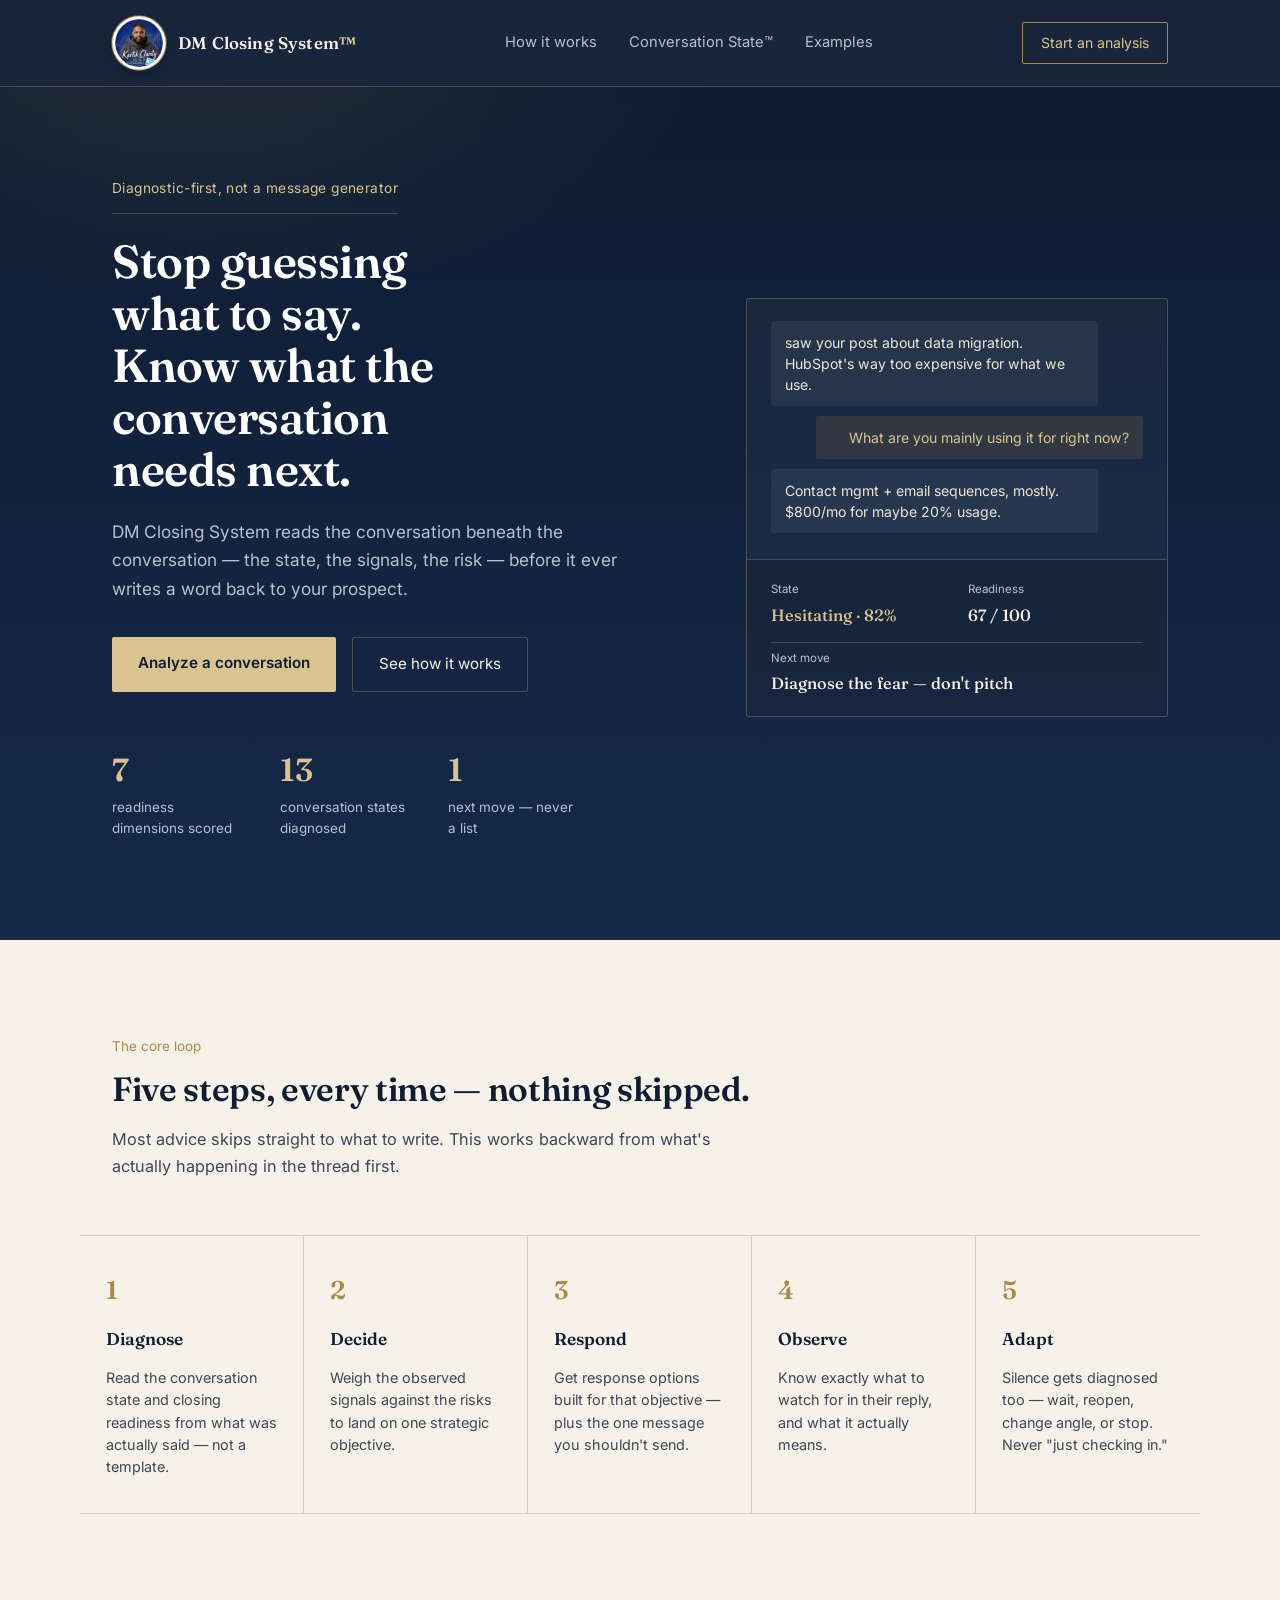
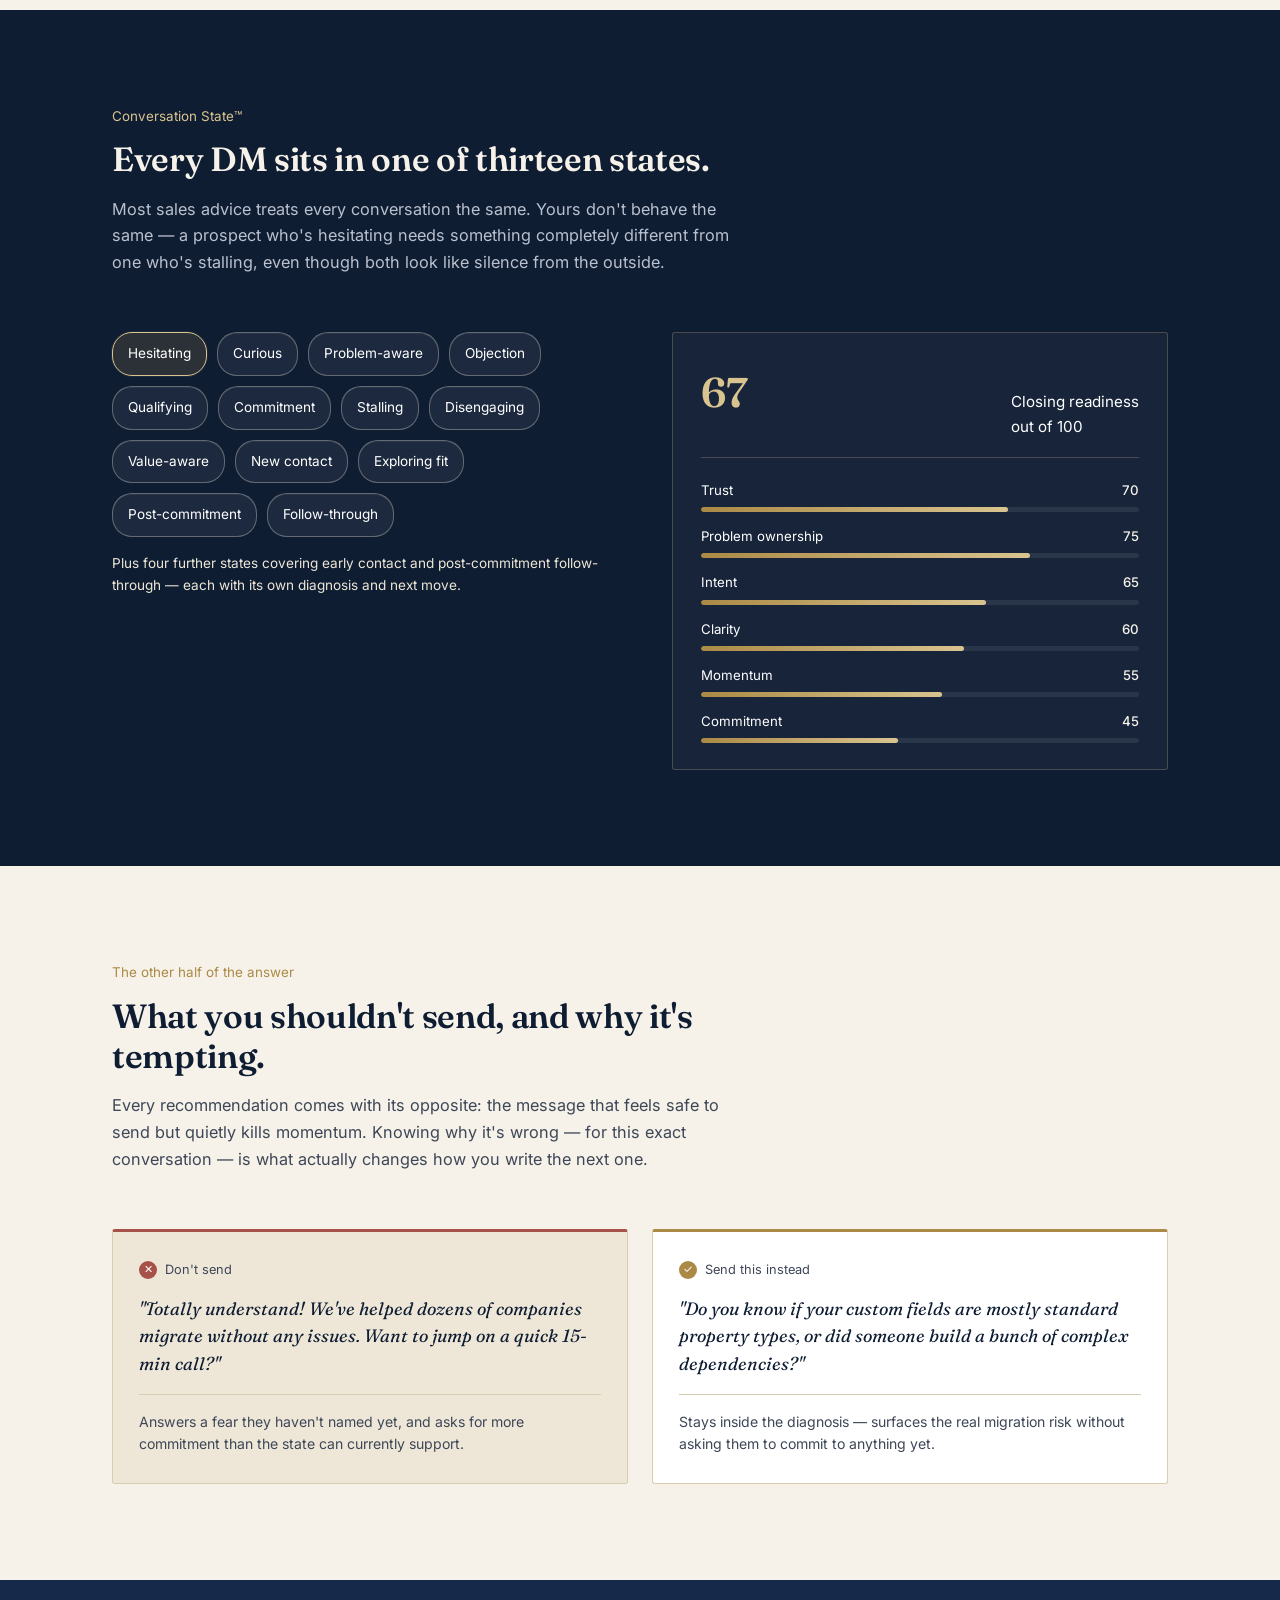
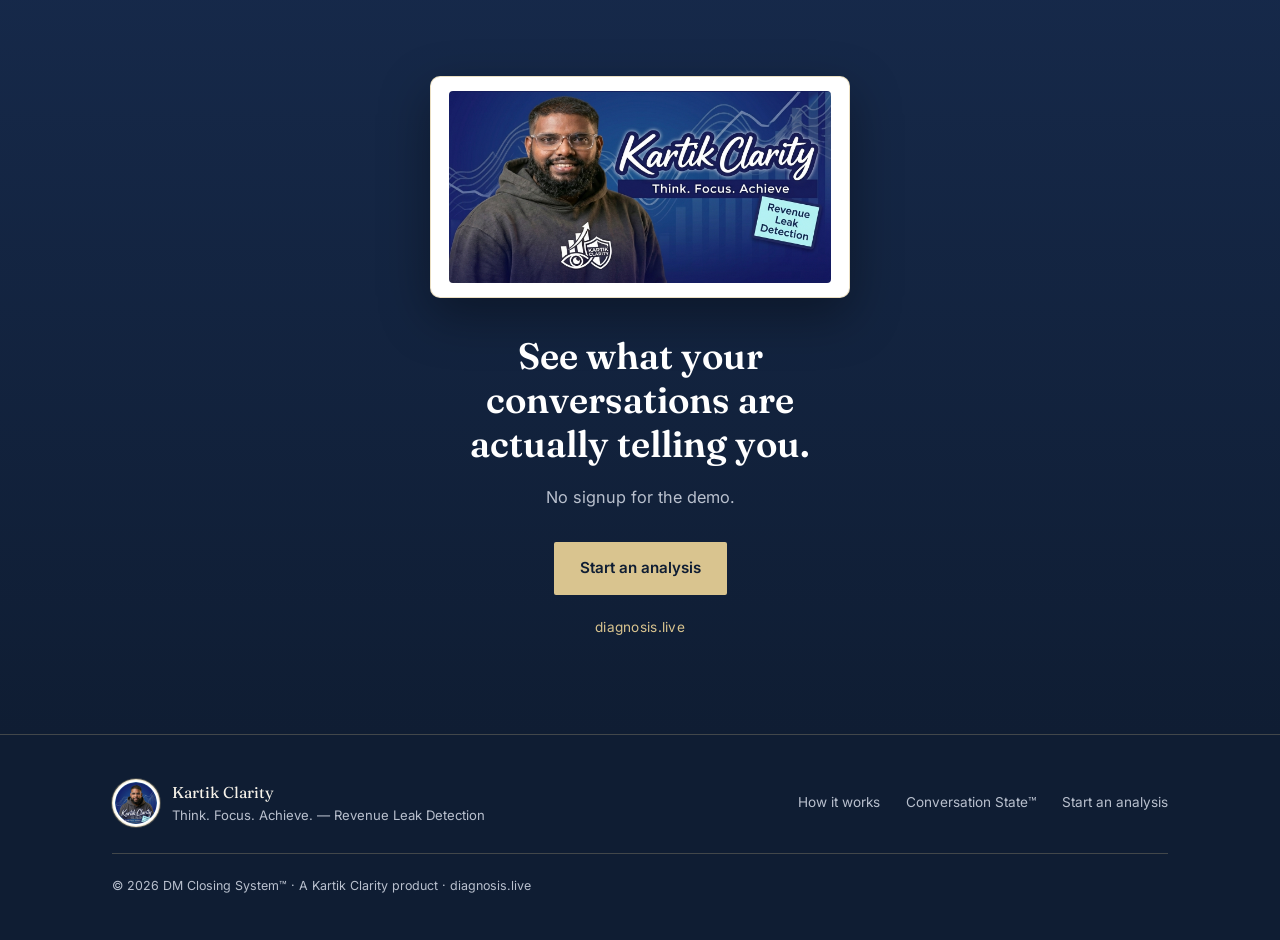
<file: index.html>
<!DOCTYPE html>
<html lang="en">
<head>
<meta charset="UTF-8">
<meta name="viewport" content="width=device-width, initial-scale=1.0">
<title>DM Closing System™ — Know what the conversation needs next</title>
<link rel="preconnect" href="https://fonts.googleapis.com">
<link rel="preconnect" href="https://fonts.gstatic.com" crossorigin>
<link href="https://fonts.googleapis.com/css2?family=Fraunces:opsz,wght@9..144,400;9..144,500;9..144,600;9..144,700&family=Inter:wght@400;500;600&display=swap" rel="stylesheet">
<link rel="icon" href="logo-circle.jpg">
<style>
  :root{
    --ink:#0F1D33;
    --ink-2:#16294A;
    --blue:#1E3A66;
    --brass:#AB8A46;
    --brass-light:#D9C48F;
    --parchment:#F6F2E9;
    --parchment-2:#EEE7D8;
    --line:#D8CDB0;
    --line-dark:rgba(217,196,143,0.25);
    --slate:#3E4757;
    --cream-text:#EDE7D6;
    --cream-text-dim:#B9C0CE;
  }
  *{box-sizing:border-box;}
  html{scroll-behavior:smooth;}
  body{
    margin:0;
    background:var(--parchment);
    color:var(--slate);
    font-family:'Inter',sans-serif;
    font-size:16px;
    line-height:1.6;
  }
  h1,h2,h3,.serif{
    font-family:'Fraunces',serif;
    font-weight:600;
    color:var(--ink);
    margin:0;
  }
  .dark h1,.dark h2,.dark h3{color:var(--parchment);}
  p{margin:0;}
  a{color:inherit;text-decoration:none;}
  img{display:block;max-width:100%;}
  .wrap{max-width:1120px;margin:0 auto;padding:0 32px;}
  section{padding:96px 0;}
  @media(max-width:640px){section{padding:64px 0;} .wrap{padding:0 22px;}}

  /* ---------- nav ---------- */
  header.site-nav{
    position:sticky; top:0; z-index:50;
    background:rgba(15,29,51,0.96);
    backdrop-filter:blur(6px);
    border-bottom:1px solid var(--line-dark);
  }
  .nav-inner{
    max-width:1120px;margin:0 auto;padding:16px 32px;
    display:flex;align-items:center;justify-content:space-between;
  }
  .brand{display:flex;align-items:center;gap:12px;}
  .brand img{width:54px;height:54px;border-radius:50%;object-fit:cover;object-position:center;border:1px solid rgba(217,196,143,.55);background:#fff;padding:2px;box-shadow:0 0 0 2px rgba(217,196,143,.12),0 6px 20px rgba(0,0,0,.28);flex:none;}
  .brand span{font-family:'Fraunces',serif;font-weight:600;font-size:1.05rem;color:var(--parchment);letter-spacing:0.01em;}
  .brand span em{font-style:normal;color:var(--brass-light);}
  nav.links{display:flex;gap:32px;}
  nav.links a{color:var(--cream-text-dim);font-size:0.92rem;transition:color .2s;}
  nav.links a:hover{color:var(--brass-light);}
  .nav-cta{
    border:1px solid var(--brass);color:var(--brass-light);
    padding:9px 18px;border-radius:2px;font-size:0.88rem;white-space:nowrap;
    transition:background .2s, color .2s;
  }
  .nav-cta:hover{background:var(--brass);color:var(--ink);}
  @media(max-width:800px){nav.links{display:none;}}

  /* ---------- hero ---------- */
  .hero{
    background:
      radial-gradient(ellipse 900px 500px at 15% -10%, rgba(171,138,70,0.14), transparent 60%),
      linear-gradient(180deg,var(--ink) 0%, var(--ink-2) 100%);
    color:var(--parchment);
    padding:88px 0 100px;
  }
  .hero-grid{display:grid;grid-template-columns:1.15fr 0.85fr;gap:64px;align-items:center;}
  @media(max-width:900px){.hero-grid{grid-template-columns:1fr;gap:48px;}}
  .kicker{
    color:var(--brass-light);font-size:0.86rem;letter-spacing:0.03em;
    padding-bottom:14px;margin-bottom:22px;border-bottom:1px solid var(--line-dark);
    display:inline-block;
  }
  .hero h1{color:#FFFFFF;font-size:2.9rem;line-height:1.12;letter-spacing:-0.01em;max-width:11.5ch;}
  @media(max-width:640px){.hero h1{font-size:2.1rem;}}
  .hero p.lede{
    margin-top:22px;color:var(--cream-text-dim);font-size:1.08rem;max-width:46ch;line-height:1.65;
  }
  .cta-row{display:flex;gap:16px;margin-top:34px;flex-wrap:wrap;}
  .btn-primary{
    background:var(--brass-light);color:var(--ink);padding:14px 26px;
    font-size:0.95rem;font-weight:600;border-radius:2px;
    transition:background .2s;
  }
  .btn-primary:hover{background:#fff;}
  .btn-ghost{
    border:1px solid var(--line-dark);color:var(--parchment);padding:14px 26px;
    font-size:0.95rem;border-radius:2px;transition:border-color .2s, background .2s;
  }
  .btn-ghost:hover{border-color:var(--brass-light);background:rgba(255,255,255,0.03);}
  .stat-row{display:flex;gap:40px;margin-top:52px;flex-wrap:wrap;}
  .stat-row .num{font-family:'Fraunces',serif;font-size:2rem;color:var(--brass-light);font-weight:600;}
  .stat-row .lbl{font-size:0.84rem;color:var(--cream-text-dim);margin-top:2px;max-width:16ch;}

  /* hero demo panel */
  .demo-card{
    background:rgba(255,255,255,0.035);
    border:1px solid var(--line-dark);
    border-radius:3px;
    overflow:hidden;
  }
  .demo-card .thread{padding:22px 24px 16px;}
  .bubble{
    font-size:0.88rem;padding:11px 14px;border-radius:3px;margin-bottom:10px;max-width:88%;line-height:1.5;
  }
  .bubble.them{background:rgba(255,255,255,0.06);color:var(--cream-text);}
  .bubble.you{background:rgba(171,138,70,0.16);color:var(--brass-light);margin-left:auto;text-align:right;}
  .demo-card .diagnosis{
    border-top:1px solid var(--line-dark);
    background:rgba(0,0,0,0.15);
    padding:20px 24px;
    display:grid;grid-template-columns:1fr 1fr;gap:14px 22px;
  }
  .diag-item .k{font-size:0.72rem;color:var(--cream-text-dim);margin-bottom:3px;}
  .diag-item .v{font-family:'Fraunces',serif;color:var(--parchment);font-size:1.02rem;font-weight:500;}
  .diag-item.full{grid-column:1/-1;padding-top:6px;border-top:1px solid var(--line-dark);}
  .diag-item .v.state{color:var(--brass-light);}

  /* ---------- section headers ---------- */
  .section-head{max-width:640px;margin-bottom:56px;}
  .section-head .eyebrow{
    font-size:0.84rem;color:var(--brass);margin-bottom:12px;display:block;
  }
  .dark .section-head .eyebrow{color:var(--brass-light);}
  .section-head h2{font-size:2.1rem;line-height:1.2;letter-spacing:-0.01em;}
  .section-head p{margin-top:16px;color:var(--slate);font-size:1.02rem;line-height:1.65;}
  .dark .section-head p{color:var(--cream-text-dim);}

  /* ---------- core loop ---------- */
  .loop{
    display:grid;grid-template-columns:repeat(5,1fr);gap:0;
    border-top:1px solid var(--line);border-bottom:1px solid var(--line);
  }
  @media(max-width:900px){.loop{grid-template-columns:1fr;}}
  .loop-step{
    padding:34px 26px;border-right:1px solid var(--line);
    display:flex;flex-direction:column;gap:14px;
  }
  .loop-step:last-child{border-right:none;}
  @media(max-width:900px){.loop-step{border-right:none;border-bottom:1px solid var(--line);}
    .loop-step:last-child{border-bottom:none;}}
  .loop-step .n{font-family:'Fraunces',serif;font-size:1.6rem;color:var(--brass);font-weight:600;}
  .loop-step h3{font-size:1.08rem;}
  .loop-step p{font-size:0.9rem;color:var(--slate);line-height:1.55;}

  /* ---------- states (dark) ---------- */
  .states-section{
    background:var(--ink);color:#FFFFFF;
  }
  .states-layout{display:grid;grid-template-columns:1fr 1fr;gap:64px;align-items:start;}
  @media(max-width:900px){.states-layout{grid-template-columns:1fr;gap:48px;}}
  .state-pill-grid{display:flex;flex-wrap:wrap;gap:10px;}
  .state-pill{
    border:1px solid rgba(237,231,214,.34);padding:10px 15px;border-radius:20px;
    font-size:0.85rem;color:#FFFFFF;background:rgba(255,255,255,.055);
    display:inline-flex;align-items:center;justify-content:center;min-height:40px;
    box-shadow:inset 0 1px 0 rgba(255,255,255,.06);
    transition:transform .18s ease,border-color .18s ease,background .18s ease,color .18s ease;
  }
  .state-pill:hover{transform:translateY(-1px);border-color:var(--brass-light);background:rgba(217,196,143,.10);color:#FFFFFF;}
  .state-pill.hot{border-color:var(--brass-light);color:#FFFFFF;background:rgba(171,138,70,.18);box-shadow:0 0 0 1px rgba(217,196,143,.08);}
  .more-note{margin-top:16px;font-size:0.85rem;color:#EDE7D6;line-height:1.6;}

  /* high-contrast brand marks */
  .brand img,.footer-brand img{background:#FFFFFF;object-fit:contain;padding:2px;opacity:1;filter:none;}
  .brand img{box-shadow:0 0 0 1px rgba(217,196,143,.35),0 5px 18px rgba(0,0,0,.25);}
  .footer-brand img{box-shadow:0 0 0 1px rgba(217,196,143,.25);}

  .readiness-panel{background:rgba(255,255,255,0.035);border:1px solid var(--line-dark);border-radius:3px;padding:26px 28px;}
  .readiness-top{display:flex;justify-content:space-between;align-items:baseline;margin-bottom:22px;padding-bottom:18px;border-bottom:1px solid var(--line-dark);}
  .readiness-top .big{font-family:'Fraunces',serif;font-size:2.6rem;color:var(--brass-light);font-weight:600;}
  .readiness-top .of{font-size:0.95rem;color:#FFFFFF;}
  .bar-row{margin-bottom:14px;}
  .bar-row:last-child{margin-bottom:0;}
  .bar-label{display:flex;justify-content:space-between;font-size:0.83rem;color:#FFFFFF;margin-bottom:6px;}
  .bar-label b{color:var(--parchment);font-weight:500;}
  .bar-track{height:5px;background:rgba(255,255,255,0.08);border-radius:3px;overflow:hidden;}
  .bar-fill{height:100%;background:linear-gradient(90deg,var(--brass),var(--brass-light));border-radius:3px;}

  /* ---------- comparison ---------- */
  .compare{display:grid;grid-template-columns:1fr 1fr;gap:24px;}
  @media(max-width:760px){.compare{grid-template-columns:1fr;}}
  .compare-card{border:1px solid var(--line);border-radius:3px;padding:28px 26px;background:var(--parchment-2);}
  .compare-card.no{border-top:3px solid #A6524A;}
  .compare-card.yes{border-top:3px solid var(--brass);background:#fff;}
  .compare-tag{font-size:0.8rem;margin-bottom:14px;display:flex;align-items:center;gap:8px;}
  .compare-tag .mark{width:18px;height:18px;border-radius:50%;display:inline-flex;align-items:center;justify-content:center;font-size:0.7rem;color:#fff;}
  .compare-card.no .mark{background:#A6524A;}
  .compare-card.yes .mark{background:var(--brass);}
  .compare-quote{font-family:'Fraunces',serif;font-size:1.12rem;font-style:italic;color:var(--ink);line-height:1.55;}
  .compare-why{margin-top:16px;font-size:0.88rem;color:var(--slate);line-height:1.55;padding-top:16px;border-top:1px solid var(--line);}

  /* ---------- final cta ---------- */
  .final-cta{
    background:linear-gradient(180deg,var(--ink-2), var(--ink));
    color:var(--parchment);text-align:center;
  }
  .final-cta .logo-band{display:inline-flex;align-items:center;justify-content:center;width:min(100%,420px);background:#FFFFFF;border:1px solid rgba(217,196,143,.55);padding:14px 18px;border-radius:10px;margin-bottom:36px;box-shadow:0 18px 50px rgba(0,0,0,.35);}.final-cta .logo-band img{display:block;width:100%;height:auto;max-height:none;object-fit:contain;border-radius:4px;}
  .final-cta h2{color:#FFFFFF;font-size:2.3rem;max-width:16ch;margin:0 auto;line-height:1.2;}
  .final-cta p{margin-top:18px;color:var(--cream-text-dim);font-size:1.02rem;}
  .final-cta .cta-row{justify-content:center;margin-top:32px;}
  .final-cta .domain{margin-top:22px;font-size:0.85rem;color:var(--brass-light);letter-spacing:0.02em;}

  /* ---------- footer ---------- */
  footer{background:var(--ink);border-top:1px solid var(--line-dark);padding:44px 0;}
  .footer-inner{display:flex;justify-content:space-between;align-items:center;flex-wrap:wrap;gap:20px;}
  .footer-brand{display:flex;align-items:center;gap:12px;}
  .footer-brand img{width:48px;height:48px;border-radius:50%;object-fit:cover;object-position:center;background:#fff;padding:2px;border:1px solid rgba(217,196,143,.45);flex:none;}
  .footer-brand .tag{font-size:0.82rem;color:var(--cream-text-dim);}
  .footer-links{display:flex;gap:26px;font-size:0.85rem;color:var(--cream-text-dim);}
  .footer-links a:hover{color:var(--brass-light);}
  .footer-copy{margin-top:26px;padding-top:22px;border-top:1px solid var(--line-dark);font-size:0.78rem;color:var(--cream-text-dim);}
@media(max-width:640px){.nav-inner{padding:12px 22px}.brand{gap:10px}.brand img{width:50px;height:50px}.brand span{font-size:.98rem}.logo-band{width:min(100%,340px);padding:10px 12px}.final-cta .logo-band{width:min(100%,340px);padding:12px}.footer-brand img{width:44px;height:44px}}
</style>
</head>
<body>

<header class="site-nav">
  <div class="nav-inner">
    <a class="brand" href="#top">
      <img src="logo-circle.jpg" onerror="this.onerror=null;this.src='assets/logo-circle.jpg';" alt="Kartik Clarity">
      <span>DM Closing System<em>™</em></span>
    </a>
    <nav class="links">
      <a href="#loop">How it works</a>
      <a href="#states">Conversation State™</a>
      <a href="#compare">Examples</a>
    </nav>
    <a class="nav-cta" href="analyzer.html" target="_blank" rel="noopener">Start an analysis</a>
  </div>
</header>

<main id="top">

  <!-- HERO -->
  <section class="hero">
    <div class="wrap hero-grid">
      <div>
        <span class="kicker">Diagnostic-first, not a message generator</span>
        <h1>Stop guessing what to say. Know what the conversation needs next.</h1>
        <p class="lede">DM Closing System reads the conversation beneath the conversation — the state, the signals, the risk — before it ever writes a word back to your prospect.</p>
        <div class="cta-row">
          <a class="btn-primary" href="analyzer.html" target="_blank" rel="noopener">Analyze a conversation</a>
          <a class="btn-ghost" href="#loop">See how it works</a>
        </div>
        <div class="stat-row">
          <div><div class="num">7</div><div class="lbl">readiness dimensions scored</div></div>
          <div><div class="num">13</div><div class="lbl">conversation states diagnosed</div></div>
          <div><div class="num">1</div><div class="lbl">next move — never a list</div></div>
        </div>
      </div>

      <div class="demo-card">
        <div class="thread">
          <div class="bubble them">saw your post about data migration. HubSpot's way too expensive for what we use.</div>
          <div class="bubble you">What are you mainly using it for right now?</div>
          <div class="bubble them">Contact mgmt + email sequences, mostly. $800/mo for maybe 20% usage.</div>
        </div>
        <div class="diagnosis">
          <div class="diag-item"><div class="k">State</div><div class="v state">Hesitating · 82%</div></div>
          <div class="diag-item"><div class="k">Readiness</div><div class="v">67 / 100</div></div>
          <div class="diag-item full"><div class="k">Next move</div><div class="v">Diagnose the fear — don't pitch</div></div>
        </div>
      </div>
    </div>
  </section>

  <!-- CORE LOOP -->
  <section id="loop">
    <div class="wrap">
      <div class="section-head">
        <span class="eyebrow">The core loop</span>
        <h2>Five steps, every time — nothing skipped.</h2>
        <p>Most advice skips straight to what to write. This works backward from what's actually happening in the thread first.</p>
      </div>
    </div>
    <div class="wrap" style="padding:0;">
      <div class="loop">
        <div class="loop-step">
          <span class="n">1</span>
          <h3>Diagnose</h3>
          <p>Read the conversation state and closing readiness from what was actually said — not a template.</p>
        </div>
        <div class="loop-step">
          <span class="n">2</span>
          <h3>Decide</h3>
          <p>Weigh the observed signals against the risks to land on one strategic objective.</p>
        </div>
        <div class="loop-step">
          <span class="n">3</span>
          <h3>Respond</h3>
          <p>Get response options built for that objective — plus the one message you shouldn't send.</p>
        </div>
        <div class="loop-step">
          <span class="n">4</span>
          <h3>Observe</h3>
          <p>Know exactly what to watch for in their reply, and what it actually means.</p>
        </div>
        <div class="loop-step">
          <span class="n">5</span>
          <h3>Adapt</h3>
          <p>Silence gets diagnosed too — wait, reopen, change angle, or stop. Never "just checking in."</p>
        </div>
      </div>
    </div>
  </section>

  <!-- CONVERSATION STATE -->
  <section id="states" class="states-section dark">
    <div class="wrap">
      <div class="section-head">
        <span class="eyebrow">Conversation State™</span>
        <h2>Every DM sits in one of thirteen states.</h2>
        <p>Most sales advice treats every conversation the same. Yours don't behave the same — a prospect who's hesitating needs something completely different from one who's stalling, even though both look like silence from the outside.</p>
      </div>

      <div class="states-layout">
        <div>
          <div class="state-pill-grid">
            <span class="state-pill hot">Hesitating</span>
            <span class="state-pill">Curious</span>
            <span class="state-pill">Problem-aware</span>
            <span class="state-pill">Objection</span>
            <span class="state-pill">Qualifying</span>
            <span class="state-pill">Commitment</span>
            <span class="state-pill">Stalling</span>
            <span class="state-pill">Disengaging</span>
            <span class="state-pill">Value-aware</span>
            <span class="state-pill">New contact</span>
            <span class="state-pill">Exploring fit</span>
            <span class="state-pill">Post-commitment</span>
            <span class="state-pill">Follow-through</span>
          </div>
          <p class="more-note">Plus four further states covering early contact and post-commitment follow-through — each with its own diagnosis and next move.</p>
        </div>

        <div class="readiness-panel">
          <div class="readiness-top">
            <div>
              <div class="big">67</div>
            </div>
            <div class="of">Closing readiness<br>out of 100</div>
          </div>
          <div class="bar-row">
            <div class="bar-label"><span>Trust</span><b>70</b></div>
            <div class="bar-track"><div class="bar-fill" style="width:70%"></div></div>
          </div>
          <div class="bar-row">
            <div class="bar-label"><span>Problem ownership</span><b>75</b></div>
            <div class="bar-track"><div class="bar-fill" style="width:75%"></div></div>
          </div>
          <div class="bar-row">
            <div class="bar-label"><span>Intent</span><b>65</b></div>
            <div class="bar-track"><div class="bar-fill" style="width:65%"></div></div>
          </div>
          <div class="bar-row">
            <div class="bar-label"><span>Clarity</span><b>60</b></div>
            <div class="bar-track"><div class="bar-fill" style="width:60%"></div></div>
          </div>
          <div class="bar-row">
            <div class="bar-label"><span>Momentum</span><b>55</b></div>
            <div class="bar-track"><div class="bar-fill" style="width:55%"></div></div>
          </div>
          <div class="bar-row">
            <div class="bar-label"><span>Commitment</span><b>45</b></div>
            <div class="bar-track"><div class="bar-fill" style="width:45%"></div></div>
          </div>
        </div>
      </div>
    </div>
  </section>

  <!-- COMPARE -->
  <section id="compare">
    <div class="wrap">
      <div class="section-head">
        <span class="eyebrow">The other half of the answer</span>
        <h2>What you shouldn't send, and why it's tempting.</h2>
        <p>Every recommendation comes with its opposite: the message that feels safe to send but quietly kills momentum. Knowing why it's wrong — for this exact conversation — is what actually changes how you write the next one.</p>
      </div>

      <div class="compare">
        <div class="compare-card no">
          <div class="compare-tag"><span class="mark">✕</span> Don't send</div>
          <p class="compare-quote">"Totally understand! We've helped dozens of companies migrate without any issues. Want to jump on a quick 15-min call?"</p>
          <p class="compare-why">Answers a fear they haven't named yet, and asks for more commitment than the state can currently support.</p>
        </div>
        <div class="compare-card yes">
          <div class="compare-tag"><span class="mark">✓</span> Send this instead</div>
          <p class="compare-quote">"Do you know if your custom fields are mostly standard property types, or did someone build a bunch of complex dependencies?"</p>
          <p class="compare-why">Stays inside the diagnosis — surfaces the real migration risk without asking them to commit to anything yet.</p>
        </div>
      </div>
    </div>
  </section>

  <!-- FINAL CTA -->
  <section id="start" class="final-cta">
    <div class="wrap">
      <div class="logo-band">
        <img src="logo-rectangle.jpg" onerror="this.onerror=null;this.src='assets/logo-rectangle.jpg';" alt="Kartik Clarity — Think. Focus. Achieve.">
      </div>
      <h2>See what your conversations are actually telling you.</h2>
      <p>No signup for the demo.</p>
      <div class="cta-row">
        <a class="btn-primary" href="analyzer.html" target="_blank" rel="noopener">Start an analysis</a>
      </div>
      <div class="domain">diagnosis.live</div>
    </div>
  </section>

</main>

<footer>
  <div class="wrap">
    <div class="footer-inner">
      <div class="footer-brand">
        <img src="logo-circle.jpg" onerror="this.onerror=null;this.src='assets/logo-circle.jpg';" alt="Kartik Clarity">
        <div>
          <div style="color:var(--parchment);font-family:'Fraunces',serif;font-size:0.98rem;">Kartik Clarity</div>
          <div class="tag">Think. Focus. Achieve. — Revenue Leak Detection</div>
        </div>
      </div>
      <div class="footer-links">
        <a href="#loop">How it works</a>
        <a href="#states">Conversation State™</a>
        <a href="analyzer.html" target="_blank" rel="noopener">Start an analysis</a>
      </div>
    </div>
    <div class="footer-copy">© 2026 DM Closing System™ · A Kartik Clarity product · diagnosis.live</div>
  </div>
</footer>

</body>
</html>
</file>
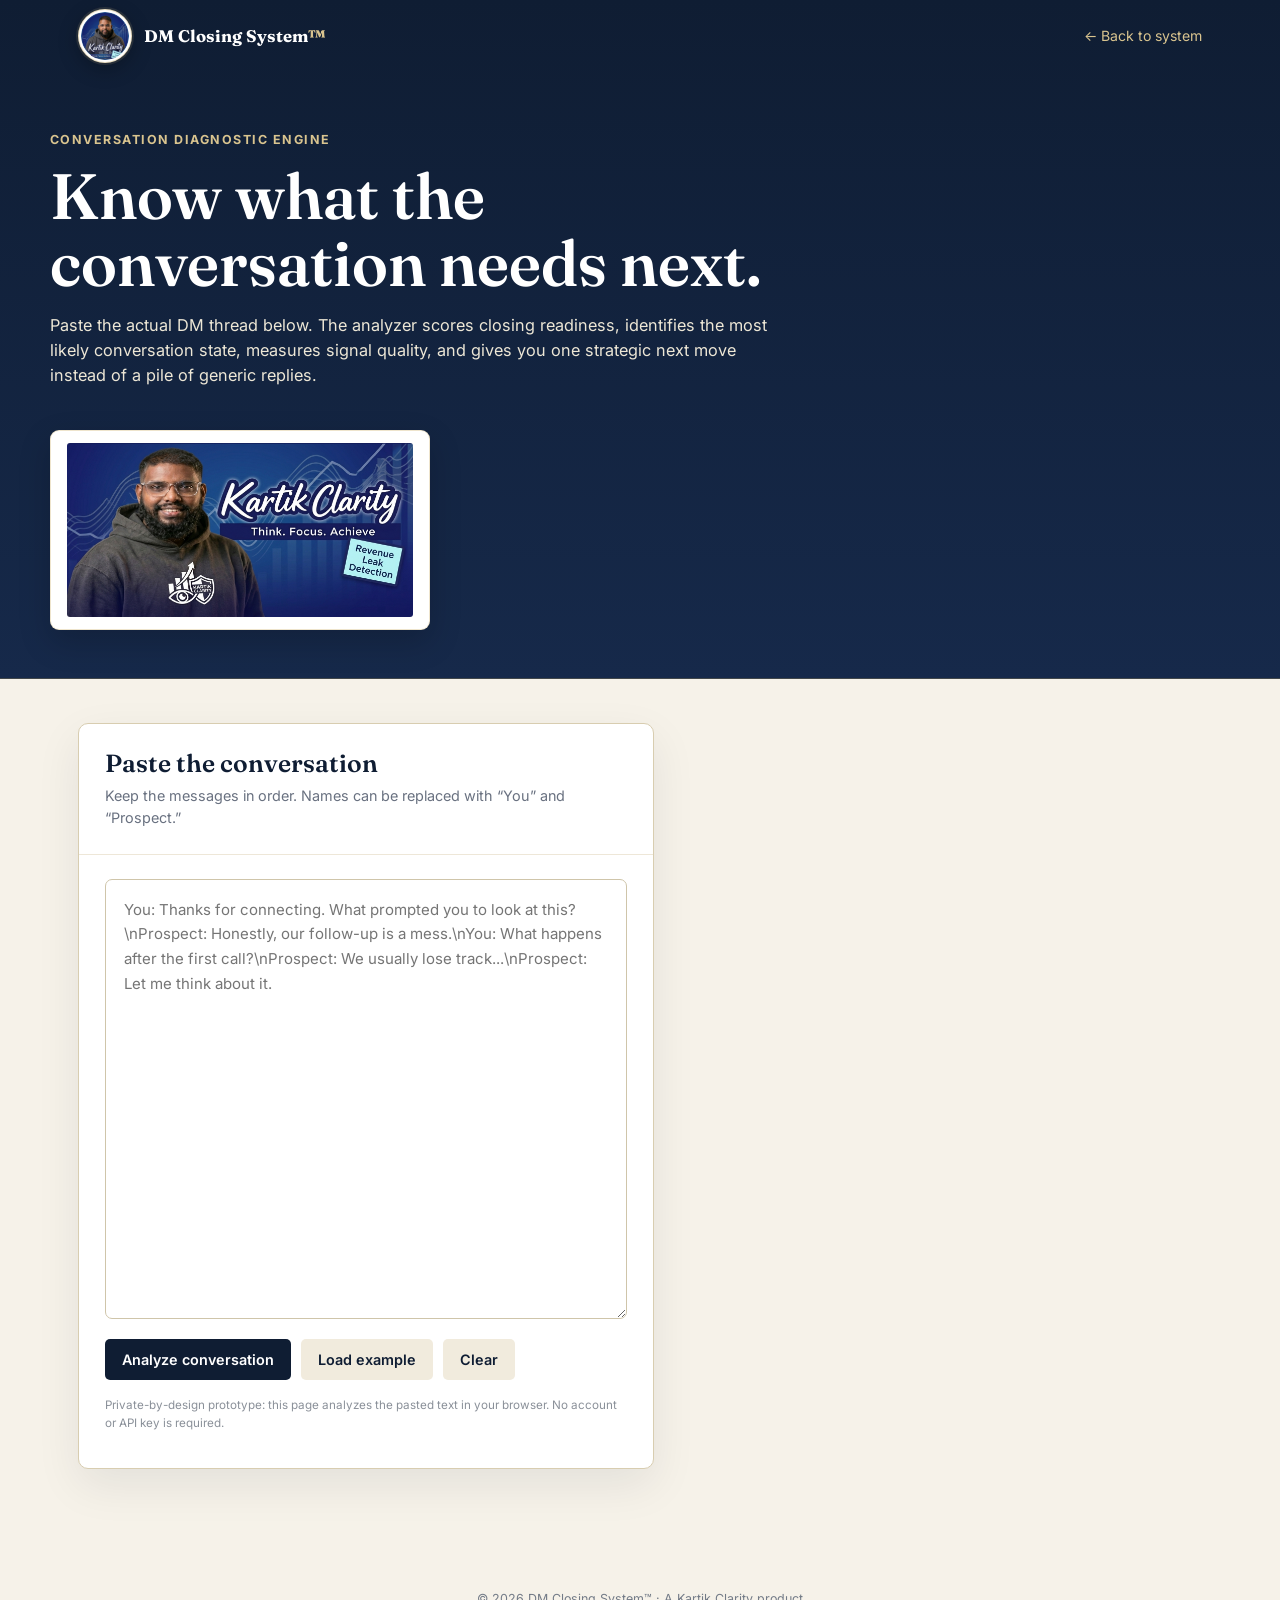
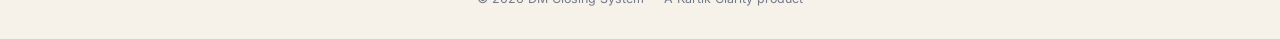
<file: analyzer.html>
<!DOCTYPE html>
<html lang="en">
<head>
<meta charset="UTF-8">
<meta name="viewport" content="width=device-width, initial-scale=1.0">
<title>DM Closing System™ — Conversation Analyzer</title>
<link rel="preconnect" href="https://fonts.googleapis.com">
<link rel="preconnect" href="https://fonts.gstatic.com" crossorigin>
<link href="https://fonts.googleapis.com/css2?family=Fraunces:opsz,wght@9..144,400;9..144,500;9..144,600;9..144,700&family=Inter:wght@400;500;600;700&display=swap" rel="stylesheet">
<link rel="icon" href="logo-circle.jpg">
<style>
:root{--ink:#0F1D33;--ink2:#16294A;--brass:#AB8A46;--gold:#D9C48F;--cream:#F6F2E9;--white:#fff;--muted:#B9C0CE;--line:rgba(217,196,143,.25);--green:#8FC6A3;--red:#D18C83}
*{box-sizing:border-box}html{scroll-behavior:smooth}body{margin:0;background:var(--cream);color:#3E4757;font-family:Inter,sans-serif;line-height:1.55}.shell{max-width:1180px;margin:auto;padding:0 28px}.top{background:linear-gradient(180deg,var(--ink),var(--ink2));color:#fff;border-bottom:1px solid var(--line)}.nav{min-height:72px;display:flex;align-items:center;justify-content:space-between;gap:20px}.brand{display:flex;align-items:center;gap:12px;color:#fff;text-decoration:none}.brand img{width:54px;height:54px;border-radius:50%;background:#fff;padding:2px;object-fit:cover;object-position:center;border:1px solid rgba(217,196,143,.55);box-shadow:0 0 0 2px rgba(217,196,143,.12),0 6px 20px rgba(0,0,0,.28);flex:none}.brand strong{font-family:Fraunces,serif;font-size:1.05rem}.brand em{font-style:normal;color:var(--gold)}.back{color:var(--gold);text-decoration:none;font-size:.88rem}.hero{padding:58px 0 48px}.eyebrow{color:var(--gold);font-size:.78rem;text-transform:uppercase;letter-spacing:.12em;font-weight:700}.hero h1{font:600 clamp(2.2rem,5vw,4.2rem)/1.04 Fraunces,serif;color:#fff;max-width:800px;margin:14px 0}.hero p{color:#EDE7D6;max-width:720px;font-size:1.02rem}.workspace{padding:44px 0 90px}.grid{display:grid;grid-template-columns:1.05fr .95fr;gap:26px;align-items:start}@media(max-width:900px){.grid{grid-template-columns:1fr}}@media(max-width:640px){.shell{padding-left:20px;padding-right:20px}.nav{min-height:68px}.brand{gap:10px}.brand img{width:50px;height:50px}.brand strong{font-size:.98rem}.back{font-size:.8rem}.logo-band{width:min(100%,340px);padding:10px 12px}}.card{background:#fff;border:1px solid #D8CDB0;border-radius:10px;box-shadow:0 16px 45px rgba(15,29,51,.08);overflow:hidden}.card-head{padding:24px 26px;border-bottom:1px solid #EEE7D8}.card-head h2{margin:0;font:600 1.55rem Fraunces,serif;color:var(--ink)}.card-head p{margin:7px 0 0;color:#697180;font-size:.9rem}.input{padding:24px 26px}.input textarea{width:100%;min-height:440px;resize:vertical;border:1px solid #CFC5AA;border-radius:7px;padding:18px;font:400 .94rem/1.65 Inter,sans-serif;color:var(--ink);outline:none}.input textarea:focus{border-color:var(--brass);box-shadow:0 0 0 3px rgba(171,138,70,.11)}.actions{display:flex;gap:10px;flex-wrap:wrap;margin-top:14px}.btn{border:0;border-radius:5px;padding:12px 17px;font:600 .9rem Inter;cursor:pointer}.primary{background:var(--ink);color:#fff}.primary:hover{background:var(--ink2)}.secondary{background:#F1EBDD;color:var(--ink)}.result{display:none}.result.show{display:block}.score{display:flex;align-items:flex-end;justify-content:space-between;gap:20px;padding:26px}.score .number{font:600 4rem/.9 Fraunces;color:var(--ink)}.score small{color:#707887}.badge{display:inline-flex;padding:7px 10px;border-radius:999px;background:#F3E7C9;color:#725A25;font-size:.78rem;font-weight:700}.section{padding:22px 26px;border-top:1px solid #EEE7D8}.section h3{margin:0 0 14px;color:var(--ink);font:600 1.05rem Fraunces,serif}.metric{margin:13px 0}.metric-row{display:flex;justify-content:space-between;font-size:.83rem;margin-bottom:6px}.metric-row b{color:var(--ink)}.track{height:7px;border-radius:10px;background:#E8E4DA;overflow:hidden}.fill{height:100%;width:0;background:linear-gradient(90deg,var(--brass),var(--gold));transition:width .7s ease}.state{font:600 1.35rem Fraunces;color:var(--ink)}.next{background:#F8F4EA;border-left:3px solid var(--brass);padding:14px 16px;color:var(--ink)}.next strong{display:block;margin-bottom:4px}.signal-list{display:grid;gap:9px}.signal{display:flex;gap:10px;align-items:flex-start;font-size:.86rem}.dot{width:8px;height:8px;border-radius:50%;background:var(--brass);margin-top:7px;flex:none}.quality{display:grid;grid-template-columns:1fr 1fr;gap:10px}@media(max-width:560px){.quality{grid-template-columns:1fr}}.quality-box{border:1px solid #E1DAC8;border-radius:7px;padding:13px}.quality-box b{display:block;color:var(--ink);font-size:1.2rem}.quality-box span{font-size:.76rem;color:#717987}.empty{padding:48px 26px;text-align:center;color:#78808C}.empty strong{display:block;color:var(--ink);font:600 1.25rem Fraunces,serif;margin-bottom:8px}.disclaimer{font-size:.73rem;color:#8A9099;margin-top:16px}.logo-band{background:#fff;display:inline-flex;align-items:center;justify-content:center;width:min(100%,380px);padding:12px 16px;border:1px solid rgba(217,196,143,.45);border-radius:9px;margin-top:25px;box-shadow:0 12px 32px rgba(0,0,0,.18)}.logo-band img{display:block;width:100%;height:auto;max-height:none;object-fit:contain;border-radius:3px}.footer{text-align:center;padding:30px;color:#737B87;font-size:.78rem}
</style>
</head>
<body>
<header class="top"><div class="shell nav"><a class="brand" href="index.html"><img src="logo-circle.jpg" onerror="this.onerror=null;this.src='assets/logo-circle.jpg';" alt="Kartik Clarity"><strong>DM Closing System<em>™</em></strong></a><a class="back" href="index.html">← Back to system</a></div><div class="shell hero"><div class="eyebrow">Conversation diagnostic engine</div><h1>Know what the conversation needs next.</h1><p>Paste the actual DM thread below. The analyzer scores closing readiness, identifies the most likely conversation state, measures signal quality, and gives you one strategic next move instead of a pile of generic replies.</p><div class="logo-band"><img src="logo-rectangle.jpg" onerror="this.onerror=null;this.src='assets/logo-rectangle.jpg';" alt="Kartik Clarity — Think. Focus. Achieve."></div></div></header>
<main class="workspace"><div class="shell grid">
<section class="card"><div class="card-head"><h2>Paste the conversation</h2><p>Keep the messages in order. Names can be replaced with “You” and “Prospect.”</p></div><div class="input"><textarea id="conversation" placeholder="You: Thanks for connecting. What prompted you to look at this?\nProspect: Honestly, our follow-up is a mess.\nYou: What happens after the first call?\nProspect: We usually lose track...\nProspect: Let me think about it."></textarea><div class="actions"><button class="btn primary" id="analyze">Analyze conversation</button><button class="btn secondary" id="demo">Load example</button><button class="btn secondary" id="clear">Clear</button></div><p class="disclaimer">Private-by-design prototype: this page analyzes the pasted text in your browser. No account or API key is required.</p></div></section>
<section class="card result" id="result"><div id="empty" class="empty"><strong>Your diagnostic will appear here.</strong>Paste a real conversation and run the analysis.</div><div id="report" style="display:none"><div class="score"><div><small>CLOSING READINESS</small><div class="number" id="score">—</div><small>out of 100</small></div><span class="badge" id="confidence">— confidence</span></div><div class="section"><h3>Conversation state</h3><div class="state" id="state">—</div><div class="disclaimer" id="stateWhy"></div></div><div class="section"><h3>Readiness dimensions</h3><div id="metrics"></div></div><div class="section"><h3>Observed signals</h3><div class="signal-list" id="signals"></div></div><div class="section"><h3>One next move</h3><div class="next"><strong id="nextTitle">—</strong><span id="nextText">—</span></div></div><div class="section"><h3>Diagnostic quality</h3><div class="quality"><div class="quality-box"><b id="coverage">—</b><span>Signal coverage</span></div><div class="quality-box"><b id="inputQuality">—</b><span>Input quality</span></div><div class="quality-box"><b id="toolFit">—</b><span>Tool fit</span></div><div class="quality-box"><b id="risk">—</b><span>Conversation risk</span></div></div><p class="disclaimer">Scores are directional heuristics from the visible conversation. They are not a substitute for human judgment or a production AI model.</p></div></div></section>
</div></main><footer class="footer">© 2026 DM Closing System™ · A Kartik Clarity product</footer>
<script>
const $=id=>document.getElementById(id);
const example=`You: Thanks for connecting. What prompted you to look at this?\nProspect: Honestly, our follow-up is a mess and deals keep going cold.\nYou: What happens after the first call?\nProspect: Reps update the CRM late and nobody owns the next step.\nYou: How much is that costing you?\nProspect: Probably a lot. We have around 40 opportunities sitting there.\nYou: If we could isolate where they are leaking, would that be useful?\nProspect: Yes, but I'd need to think about budget.\nYou: Makes sense. What would you need to see to decide if it's worth it?\nProspect: A clear picture of the leak and what we'd actually change.`;
$('demo').onclick=()=>{$('conversation').value=example;$('conversation').focus()};
$('clear').onclick=()=>{$('conversation').value='';$('result').classList.remove('show')};
function has(t,arr){return arr.some(x=>t.includes(x))}
function clamp(n){return Math.max(0,Math.min(100,Math.round(n)))}
function analyze(){
 const raw=$('conversation').value.trim(); if(raw.length<30){alert('Paste a fuller conversation first — ideally several back-and-forth messages.');return}
 const t=raw.toLowerCase(), words=t.split(/\s+/).filter(Boolean), lines=raw.split(/\n+/).filter(Boolean), prospect=lines.filter(x=>/prospect|them|client|lead|buyer/i.test(x)).length;
 let trust=45, ownership=40, intent=40, clarity=42, momentum=45, commitment=35, confidence=55;
 if(has(t,['thank','appreciate','trust','great to','glad'])) trust+=10;
 if(has(t,['problem','pain','mess','costing','losing','struggle','challenge','issue','leak'])) ownership+=18;
 if(has(t,['need','want','looking for','interested','ready','when can','how soon'])) intent+=15;
 if(has(t,['budget','price','cost','decision','timeline','how does it work','what happens'])) clarity+=13;
 if(lines.length>=6) momentum+=10;if(prospect>=2) momentum+=8;
 if(has(t,['yes','let’s','lets','book','schedule','send it','next step','move forward','sign','buy'])) commitment+=20;
 if(has(t,['think about it','maybe','later','not sure','circle back','busy','send me info'])) {commitment-=8;intent-=3}
 if(has(t,['objection','concern','worried','expensive','too much','risk'])) {clarity+=5;trust-=2}
 const questions=(raw.match(/\?/g)||[]).length; clarity+=Math.min(8,questions*2);
 [trust,ownership,intent,clarity,momentum,commitment]=[trust,ownership,intent,clarity,momentum,commitment].map(clamp);
 let state='Curious', nextTitle='Deepen the diagnosis', nextText='Ask one precise question that exposes the consequence or decision criterion before introducing more proof or asking for a meeting.';
 if(has(t,['think about it','let me think','later','circle back'])){state='Hesitating';nextTitle='Diagnose the hesitation';nextText='Do not counter the hesitation with a pitch. Find out what specifically needs to become clear before they can decide.'}
 else if(has(t,['budget','expensive','too much','price'])){state='Objection';nextTitle='Isolate the real objection';nextText='Clarify whether the issue is price, perceived value, timing, or risk. Do not defend the offer before you know which one it is.'}
 else if(has(t,['book','schedule','meeting','call','next step','send contract','sign'])){state='Commitment';nextTitle='Protect the commitment';nextText='Make the next step concrete, low-friction, and owned by both sides. Confirm what happens next rather than reopening the whole sale.'}
 else if(has(t,['yes','interested','looking for','want to'])){state='Value-aware';nextTitle='Convert interest into evidence';nextText='Move from general interest to a specific problem, consequence, or desired outcome the prospect has personally acknowledged.'}
 else if(has(t,['busy','no time','not now','swamped'])){state='Stalling';nextTitle='Find the missing reason to act';nextText='Test whether timing is genuinely the constraint or whether another unresolved concern is underneath the delay.'}
 else if(has(t,['who are you','what do you do','tell me more','saw your post'])){state='New contact';nextTitle='Earn the next layer of context';nextText='Stay curious. Establish relevance through their situation before explaining your solution.'}
 const score=clamp((trust+ownership+intent+clarity+momentum+commitment)/6);
 const coverage=clamp(48+Math.min(35,lines.length*3)+Math.min(12,questions*3));
 const inputQuality=clamp(45+Math.min(35,words.length/8)+Math.min(15,lines.length*2));
 const toolFit=clamp(55+Math.min(30,lines.length*3)+(prospect>=2?10:0));
 const risk=clamp(100-score);
 confidence=clamp(45+Math.min(30,lines.length*3)+(prospect>=2?12:0)+(questions>=2?8:0));
 $('empty').style.display='none';$('report').style.display='block';$('result').classList.add('show');
 $('score').textContent=score;$('confidence').textContent=confidence+'% confidence';$('state').textContent=state;$('stateWhy').textContent=`Detected from ${lines.length} message lines, ${words.length} words, and ${questions} questions in the pasted thread.`;$('nextTitle').textContent=nextTitle;$('nextText').textContent=nextText;
 const ms=[['Trust',trust],['Problem ownership',ownership],['Intent',intent],['Clarity',clarity],['Momentum',momentum],['Commitment',commitment]];
 $('metrics').innerHTML=ms.map(([n,v])=>`<div class="metric"><div class="metric-row"><span>${n}</span><b>${v}</b></div><div class="track"><div class="fill" style="width:${v}%"></div></div></div>`).join('');
 const sig=[];if(has(t,['problem','pain','mess','costing','struggle','challenge','issue']))sig.push('A problem or consequence is explicitly visible.');if(questions)sig.push(`${questions} question${questions>1?'s':''} detected — there is diagnostic movement.`);if(has(t,['think about it','later','circle back','not sure','busy']))sig.push('A delay or uncertainty signal is present.');if(has(t,['budget','price','cost','expensive']))sig.push('Commercial friction is present.');if(has(t,['yes','interested','want to','looking for']))sig.push('Positive intent language is present.');if(!sig.length)sig.push('The thread contains limited explicit buying signals; more context is needed.');$('signals').innerHTML=sig.map(x=>`<div class="signal"><span class="dot"></span><span>${x}</span></div>`).join('');
 $('coverage').textContent=coverage+'%';$('inputQuality').textContent=inputQuality+'%';$('toolFit').textContent=toolFit+'%';$('risk').textContent=risk+'%';
}
$('analyze').onclick=analyze;
</script>
</body></html>
</file>
